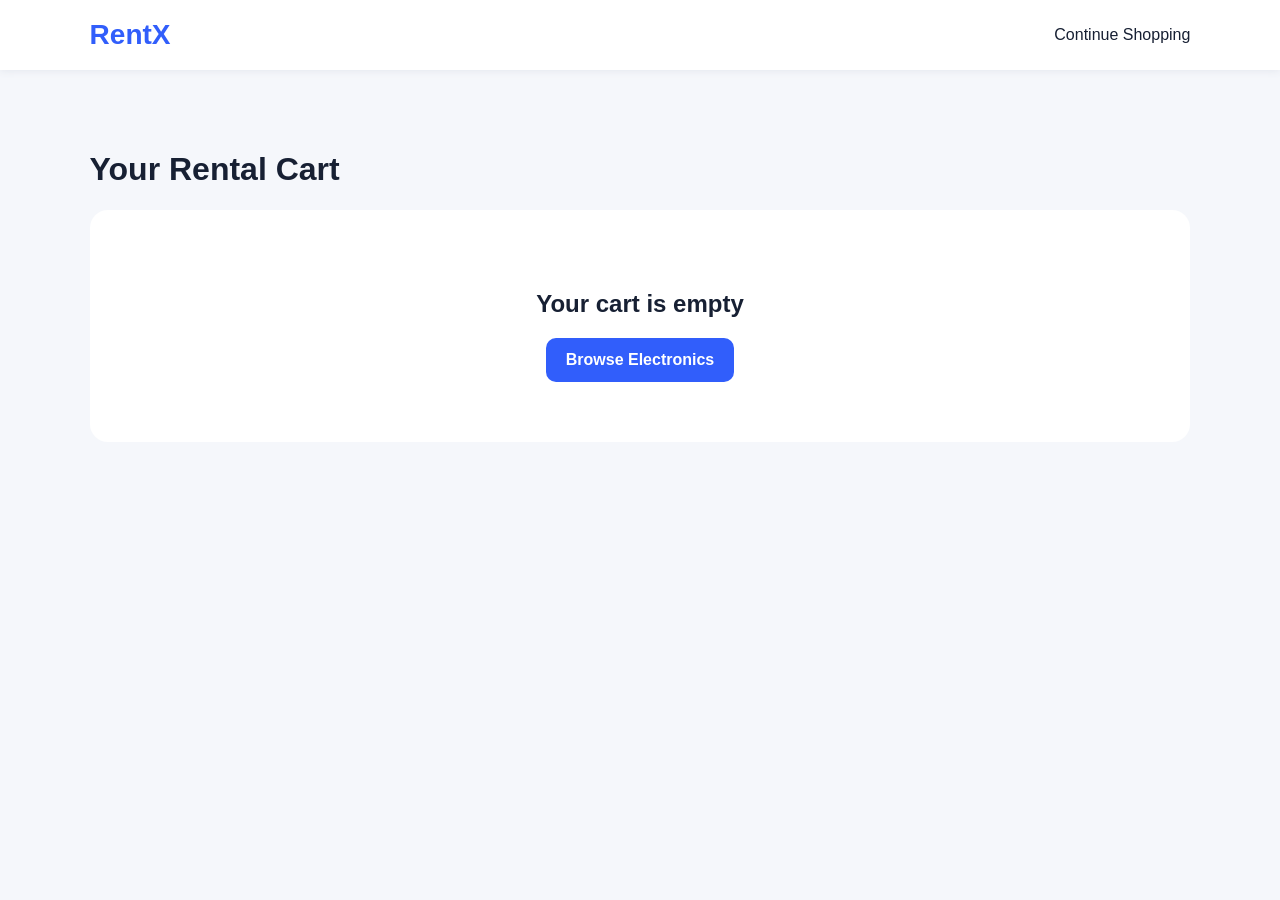
<file: cart.html>
<!DOCTYPE html><html><head><meta charset="UTF-8"><meta name="viewport" content="width=device-width,initial-scale=1"><title>Cart - RentX</title><link rel="stylesheet" href="style.css"></head>
<body><nav><a class="logo" href="/">RentX</a><a href="/">Continue Shopping</a></nav>
<main class="section"><h1>Your Rental Cart</h1><div id="cart"></div><div id="summary"></div></main>
<script>
function get(){return JSON.parse(localStorage.getItem('rentxCart')||'[]')}
function save(c){localStorage.setItem('rentxCart',JSON.stringify(c))}
function render(){let c=get(),el=document.getElementById('cart');if(!c.length){el.innerHTML='<div class="empty"><h2>Your cart is empty</h2><a class="btn" href="/">Browse Electronics</a></div>';summary.innerHTML='';return}
el.innerHTML=c.map((x,i)=>`<div class="cart-item"><img src="${x.image}"><div class="grow"><h3>${x.name}</h3><p>₹${x.price}/day</p></div><div class="qty"><button onclick="change(${i},-1)">−</button>${x.quantity}<button onclick="change(${i},1)">+</button></div><strong>₹${x.price*x.quantity}/day</strong><button onclick="removeItem(${i})">✕</button></div>`).join('');
summary.innerHTML='<div class="cart-summary"><h2>Next step</h2><p>Choose your rental dates and customer details at checkout.</p><a class="btn" href="checkout.html">Proceed to Checkout →</a></div>'}
function change(i,n){let c=get();c[i].quantity=Math.max(1,Math.min(3,c[i].quantity+n));save(c);render()}
function removeItem(i){let c=get();c.splice(i,1);save(c);render()} render();
</script></body></html>
</file>
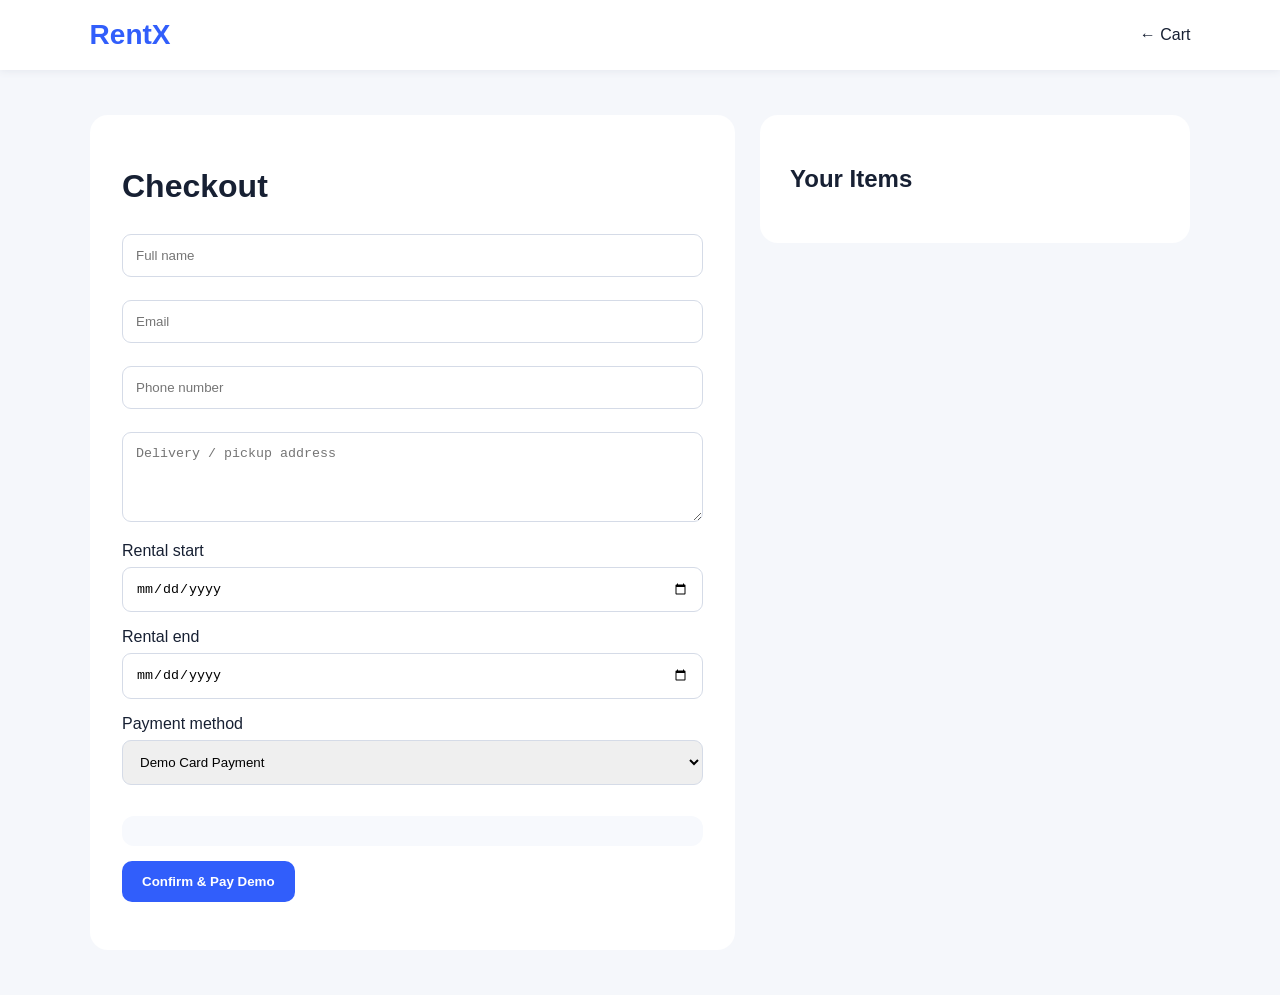
<file: checkout.html>
<!DOCTYPE html><html><head><meta charset="UTF-8"><meta name="viewport" content="width=device-width,initial-scale=1"><title>Checkout - RentX</title><link rel="stylesheet" href="style.css"></head>
<body><nav><a class="logo" href="/">RentX</a><a href="cart.html">← Cart</a></nav>
<main class="checkout"><div class="form-card"><h1>Checkout</h1><form id="form">
<input id="name" placeholder="Full name" required><input id="email" type="email" placeholder="Email" required><input id="phone" placeholder="Phone number" required><textarea id="address" placeholder="Delivery / pickup address" required></textarea>
<label>Rental start</label><input id="start" type="date" required><label>Rental end</label><input id="end" type="date" required>
<label>Payment method</label><select id="payment"><option value="DEMO_CARD">Demo Card Payment</option><option value="PAY_ON_PICKUP">Pay on Pickup</option></select>
<div id="bill" class="mini-bill"></div><button class="btn" type="submit">Confirm & Pay Demo</button></form><p id="msg"></p></div>
<div class="checkout-side"><h2>Your Items</h2><div id="items"></div></div></main>
<script>
const cart=JSON.parse(localStorage.getItem('rentxCart')||'[]');const items=document.getElementById('items');
items.innerHTML=cart.map(x=>`<div class="mini-item"><span>${x.name} × ${x.quantity}</span><b>₹${x.price*x.quantity}/day</b></div>`).join('');
function calc(){if(!cart.length)return;let a=new Date(start.value),b=new Date(end.value),d=Math.ceil((b-a)/86400000);let rental=cart.reduce((s,x)=>s+x.price*x.quantity,0)*Math.max(0,d);let dep=cart.reduce((s,x)=>s+x.deposit*x.quantity,0);bill.innerHTML=d>0?`<p>${d} rental day(s)</p><p>Rental subtotal: <b>₹${rental}</b></p><p>Security deposit: <b>₹${dep}</b></p><hr><h2>Total: ₹${rental+dep}</h2>`:''}
start.onchange=end.onchange=calc;
form.onsubmit=async e=>{e.preventDefault();if(!cart.length){msg.textContent='Cart is empty';return}let body={customerName:name.value,customerEmail:email.value,phone:phone.value,address:address.value,startDate:start.value,endDate:end.value,paymentMethod:payment.value,items:cart.map(x=>({productId:x.id,quantity:x.quantity}))};
let r=await fetch('/api/orders',{method:'POST',headers:{'Content-Type':'application/json'},body:JSON.stringify(body)});let d=await r.json().catch(()=>({}));
if(r.ok){localStorage.removeItem('rentxCart');location.href='invoice.html?id='+d.orderId}else msg.textContent=d.message||'Unable to create rental'};
</script></body></html>
</file>
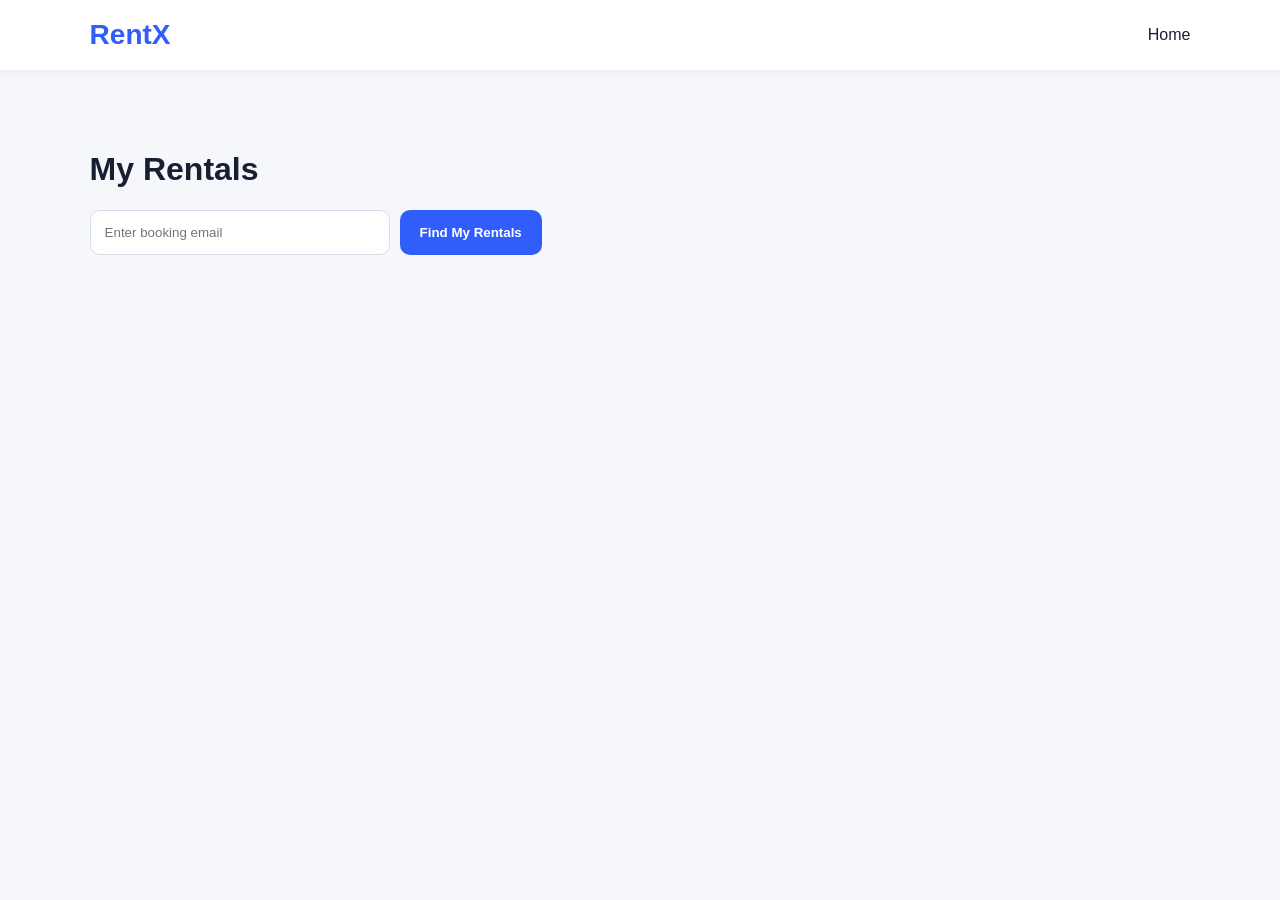
<file: orders.html>
<!DOCTYPE html><html><head><meta charset="UTF-8"><meta name="viewport" content="width=device-width,initial-scale=1"><title>My Rentals - RentX</title><link rel="stylesheet" href="style.css"></head>
<body><nav><a class="logo" href="/">RentX</a><a href="/">Home</a></nav><main class="section"><h1>My Rentals</h1><div class="lookup"><input id="email" type="email" placeholder="Enter booking email"><button class="btn" onclick="loadOrders()">Find My Rentals</button></div><div id="list"></div></main>
<script>
async function loadOrders(){let e=email.value.trim();let r=await fetch('/api/orders/customer?email='+encodeURIComponent(e));let d=await r.json();
list.innerHTML=d.length?d.map(o=>`<div class="order-card"><div><b>Invoice RX-${String(o.id).padStart(6,'0')}</b><p>${o.startDate} → ${o.endDate} • ${o.days} day(s)</p><p>Status: <strong>${o.status}</strong> • Payment: ${o.paymentStatus}</p></div><div><strong>₹${o.grandTotal}</strong><br><a href="invoice.html?id=${o.id}">View Bill</a> ${o.status==='CONFIRMED'?`<button onclick="cancelOrder(${o.id})">Cancel</button>`:''}</div></div>`).join(''):'<p>No rentals found.</p>'}
async function cancelOrder(id){if(!confirm('Cancel this rental?'))return;await fetch('/api/orders/'+id+'/cancel',{method:'PUT'});loadOrders()}
</script></body></html>
</file>
<file: style.css>
*{box-sizing:border-box}body{margin:0;font-family:Inter,Arial,sans-serif;color:#172033;background:#f5f7fb}a{text-decoration:none;color:inherit}nav{height:70px;background:#fff;display:flex;align-items:center;justify-content:space-between;padding:0 7%;box-shadow:0 1px 8px #e4e7ee;position:sticky;top:0;z-index:5}.logo{font-size:28px;font-weight:900;color:#315efb}nav div{display:flex;gap:25px;align-items:center}.cart{background:#eef2ff;padding:9px 13px;border-radius:10px}.hero{padding:105px 8%;background:linear-gradient(120deg,#eaf0ff,#fff);min-height:440px;display:flex;align-items:center}.hero h1{font-size:58px;line-height:1.02;margin:12px 0}.hero p{font-size:18px;color:#657085;max-width:650px}.tag{font-weight:800;color:#315efb}.btn{display:inline-block;border:0;background:#315efb;color:#fff;padding:13px 20px;border-radius:10px;font-weight:800;cursor:pointer}.btn.small{padding:10px 13px}.btn:disabled,button:disabled{opacity:.45;cursor:not-allowed}.section{padding:60px 7%}.section-head{display:flex;justify-content:space-between;align-items:center;gap:20px}.section-head input,.lookup input{padding:14px;border:1px solid #d5dbe7;border-radius:10px;width:300px}.filters{display:flex;gap:10px;margin:20px 0;flex-wrap:wrap}.filters button{border:1px solid #d8deea;background:white;padding:10px 15px;border-radius:20px;cursor:pointer}.grid{display:grid;grid-template-columns:repeat(auto-fit,minmax(245px,1fr));gap:22px}.card{background:#fff;border-radius:18px;overflow:hidden;box-shadow:0 6px 24px #e3e7ef}.card img{width:100%;height:210px;object-fit:cover}.card-body{padding:18px}.pill{background:#eef2ff;color:#315efb;padding:5px 9px;border-radius:20px;font-size:12px;font-weight:700}.desc{color:#718096;min-height:40px}.card-bottom{display:flex;justify-content:space-between;align-items:center;gap:8px}.feature{display:grid;grid-template-columns:repeat(3,1fr);gap:20px;background:#fff}.feature div{padding:25px;border:1px solid #e2e6ef;border-radius:15px}.feature b{font-size:18px}.form-card{background:#fff;padding:32px;border-radius:18px}.form-card input,.form-card textarea,.form-card select{width:100%;padding:13px;margin:7px 0 16px;border:1px solid #d5dbe7;border-radius:9px}.form-card textarea{min-height:90px}.checkout{max-width:1100px;margin:45px auto;display:grid;grid-template-columns:1.2fr .8fr;gap:25px}.checkout-side{background:#fff;padding:30px;border-radius:18px;height:max-content}.mini-item{display:flex;justify-content:space-between;padding:12px 0;border-bottom:1px solid #eee}.mini-bill{background:#f7f9fd;padding:15px;border-radius:12px;margin:15px 0}.cart-item,.order-card{background:#fff;border-radius:15px;padding:18px;margin:13px 0;display:flex;align-items:center;gap:20px;box-shadow:0 3px 15px #e8ebf1}.cart-item img{width:100px;height:75px;object-fit:cover;border-radius:10px}.grow{flex:1}.qty{display:flex;align-items:center;gap:12px}.qty button{border:1px solid #ddd;background:#fff;border-radius:6px;padding:6px 10px}.cart-summary{background:#fff;padding:25px;border-radius:15px;margin-top:25px}.empty{text-align:center;background:#fff;padding:60px;border-radius:18px}.invoice{max-width:850px;margin:45px auto;background:#fff;padding:40px;border-radius:10px}.invoice-head,.invoice-meta{display:flex;justify-content:space-between;gap:20px}.invoice-meta{background:#f7f9fd;padding:20px;margin:25px 0}.invoice table{width:100%;border-collapse:collapse;margin:20px 0}.invoice th,.invoice td{text-align:left;padding:12px;border-bottom:1px solid #e4e7ee}.totals{text-align:right}.notice{background:#eef2ff;padding:15px;border-radius:10px}.lookup{display:flex;gap:10px;margin:20px 0}.order-card>div:last-child{text-align:right;margin-left:auto}@media(max-width:750px){.hero h1{font-size:40px}.feature,.checkout{grid-template-columns:1fr}.section-head,.lookup{flex-direction:column;align-items:stretch}.section-head input,.lookup input{width:100%}.cart-item{flex-wrap:wrap}.invoice{margin:10px;padding:20px}.invoice-meta{flex-direction:column}.hero{padding:70px 7%}}
@media print{nav,.btn{display:none!important}.invoice{margin:0;box-shadow:none}}
</file>
